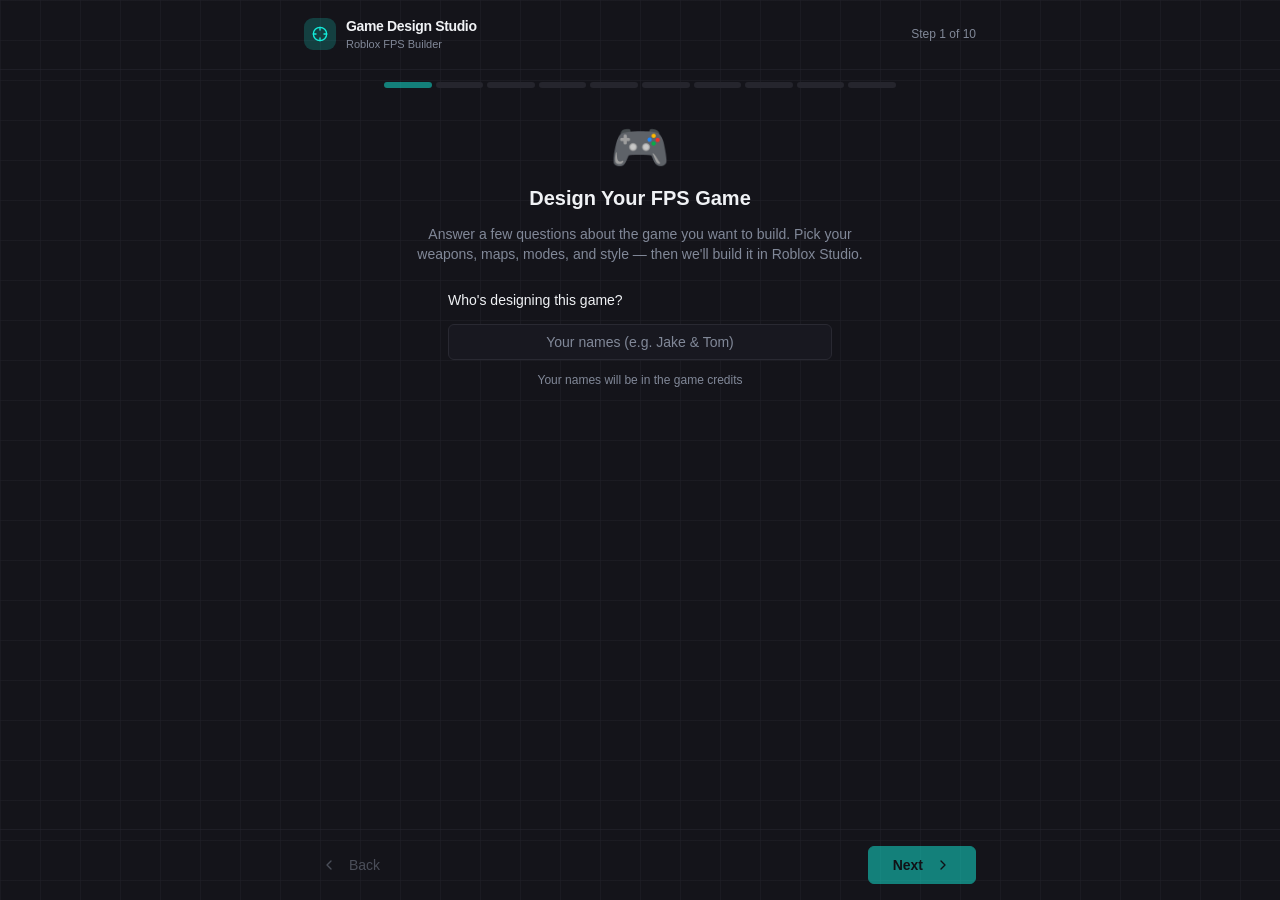
<file: index.html>
<!DOCTYPE html>
<html lang="en" class="dark">
  <head>
    <meta charset="UTF-8" />
    <meta name="viewport" content="width=device-width, initial-scale=1.0, maximum-scale=1" />
    <title>Game Design Studio - Roblox FPS Builder</title>
    <meta name="description" content="Design your own FPS game for Roblox. Pick weapons, maps, modes, and more." />
    <link rel="icon" type="image/png" href="/favicon.png" />
    <link href="https://api.fontshare.com/v2/css?f[]=general-sans@400,500,600,700&display=swap" rel="stylesheet">
    <script type="module" crossorigin src="./assets/index-BJ2dttR3.js"></script>
    <link rel="stylesheet" crossorigin href="./assets/index-B70kSpkc.css">
  </head>
  <body>
    <div id="root"></div>
  </body>
</html>
</file>
<file: assets/index-B70kSpkc.css>
*,:before,:after{--tw-border-spacing-x: 0;--tw-border-spacing-y: 0;--tw-translate-x: 0;--tw-translate-y: 0;--tw-rotate: 0;--tw-skew-x: 0;--tw-skew-y: 0;--tw-scale-x: 1;--tw-scale-y: 1;--tw-pan-x: ;--tw-pan-y: ;--tw-pinch-zoom: ;--tw-scroll-snap-strictness: proximity;--tw-gradient-from-position: ;--tw-gradient-via-position: ;--tw-gradient-to-position: ;--tw-ordinal: ;--tw-slashed-zero: ;--tw-numeric-figure: ;--tw-numeric-spacing: ;--tw-numeric-fraction: ;--tw-ring-inset: ;--tw-ring-offset-width: 0px;--tw-ring-offset-color: #fff;--tw-ring-color: rgb(59 130 246 / .5);--tw-ring-offset-shadow: 0 0 #0000;--tw-ring-shadow: 0 0 #0000;--tw-shadow: 0 0 #0000;--tw-shadow-colored: 0 0 #0000;--tw-blur: ;--tw-brightness: ;--tw-contrast: ;--tw-grayscale: ;--tw-hue-rotate: ;--tw-invert: ;--tw-saturate: ;--tw-sepia: ;--tw-drop-shadow: ;--tw-backdrop-blur: ;--tw-backdrop-brightness: ;--tw-backdrop-contrast: ;--tw-backdrop-grayscale: ;--tw-backdrop-hue-rotate: ;--tw-backdrop-invert: ;--tw-backdrop-opacity: ;--tw-backdrop-saturate: ;--tw-backdrop-sepia: ;--tw-contain-size: ;--tw-contain-layout: ;--tw-contain-paint: ;--tw-contain-style: }::backdrop{--tw-border-spacing-x: 0;--tw-border-spacing-y: 0;--tw-translate-x: 0;--tw-translate-y: 0;--tw-rotate: 0;--tw-skew-x: 0;--tw-skew-y: 0;--tw-scale-x: 1;--tw-scale-y: 1;--tw-pan-x: ;--tw-pan-y: ;--tw-pinch-zoom: ;--tw-scroll-snap-strictness: proximity;--tw-gradient-from-position: ;--tw-gradient-via-position: ;--tw-gradient-to-position: ;--tw-ordinal: ;--tw-slashed-zero: ;--tw-numeric-figure: ;--tw-numeric-spacing: ;--tw-numeric-fraction: ;--tw-ring-inset: ;--tw-ring-offset-width: 0px;--tw-ring-offset-color: #fff;--tw-ring-color: rgb(59 130 246 / .5);--tw-ring-offset-shadow: 0 0 #0000;--tw-ring-shadow: 0 0 #0000;--tw-shadow: 0 0 #0000;--tw-shadow-colored: 0 0 #0000;--tw-blur: ;--tw-brightness: ;--tw-contrast: ;--tw-grayscale: ;--tw-hue-rotate: ;--tw-invert: ;--tw-saturate: ;--tw-sepia: ;--tw-drop-shadow: ;--tw-backdrop-blur: ;--tw-backdrop-brightness: ;--tw-backdrop-contrast: ;--tw-backdrop-grayscale: ;--tw-backdrop-hue-rotate: ;--tw-backdrop-invert: ;--tw-backdrop-opacity: ;--tw-backdrop-saturate: ;--tw-backdrop-sepia: ;--tw-contain-size: ;--tw-contain-layout: ;--tw-contain-paint: ;--tw-contain-style: }*,:before,:after{box-sizing:border-box;border-width:0;border-style:solid;border-color:#e5e7eb}:before,:after{--tw-content: ""}html,:host{line-height:1.5;-webkit-text-size-adjust:100%;-moz-tab-size:4;-o-tab-size:4;tab-size:4;font-family:var(--font-sans);font-feature-settings:normal;font-variation-settings:normal;-webkit-tap-highlight-color:transparent}body{margin:0;line-height:inherit}hr{height:0;color:inherit;border-top-width:1px}abbr:where([title]){-webkit-text-decoration:underline dotted;text-decoration:underline dotted}h1,h2,h3,h4,h5,h6{font-size:inherit;font-weight:inherit}a{color:inherit;text-decoration:inherit}b,strong{font-weight:bolder}code,kbd,samp,pre{font-family:var(--font-mono);font-feature-settings:normal;font-variation-settings:normal;font-size:1em}small{font-size:80%}sub,sup{font-size:75%;line-height:0;position:relative;vertical-align:baseline}sub{bottom:-.25em}sup{top:-.5em}table{text-indent:0;border-color:inherit;border-collapse:collapse}button,input,optgroup,select,textarea{font-family:inherit;font-feature-settings:inherit;font-variation-settings:inherit;font-size:100%;font-weight:inherit;line-height:inherit;letter-spacing:inherit;color:inherit;margin:0;padding:0}button,select{text-transform:none}button,input:where([type=button]),input:where([type=reset]),input:where([type=submit]){-webkit-appearance:button;background-color:transparent;background-image:none}:-moz-focusring{outline:auto}:-moz-ui-invalid{box-shadow:none}progress{vertical-align:baseline}::-webkit-inner-spin-button,::-webkit-outer-spin-button{height:auto}[type=search]{-webkit-appearance:textfield;outline-offset:-2px}::-webkit-search-decoration{-webkit-appearance:none}::-webkit-file-upload-button{-webkit-appearance:button;font:inherit}summary{display:list-item}blockquote,dl,dd,h1,h2,h3,h4,h5,h6,hr,figure,p,pre{margin:0}fieldset{margin:0;padding:0}legend{padding:0}ol,ul,menu{list-style:none;margin:0;padding:0}dialog{padding:0}textarea{resize:vertical}input::-moz-placeholder,textarea::-moz-placeholder{opacity:1;color:#9ca3af}input::placeholder,textarea::placeholder{opacity:1;color:#9ca3af}button,[role=button]{cursor:pointer}:disabled{cursor:default}img,svg,video,canvas,audio,iframe,embed,object{display:block;vertical-align:middle}img,video{max-width:100%;height:auto}[hidden]:where(:not([hidden=until-found])){display:none}*{--tw-border-opacity: 1;border-color:hsl(var(--border) / var(--tw-border-opacity, 1))}body{--tw-bg-opacity: 1;background-color:hsl(var(--background) / var(--tw-bg-opacity, 1));font-family:var(--font-sans);--tw-text-opacity: 1;color:hsl(var(--foreground) / var(--tw-text-opacity, 1));-webkit-font-smoothing:antialiased;-moz-osx-font-smoothing:grayscale}.sr-only{position:absolute;width:1px;height:1px;padding:0;margin:-1px;overflow:hidden;clip:rect(0,0,0,0);white-space:nowrap;border-width:0}.pointer-events-none{pointer-events:none}.pointer-events-auto{pointer-events:auto}.visible{visibility:visible}.invisible{visibility:hidden}.fixed{position:fixed}.absolute{position:absolute}.relative{position:relative}.inset-0{inset:0}.inset-x-0{left:0;right:0}.inset-y-0{top:0;bottom:0}.-bottom-12{bottom:-3rem}.-left-12{left:-3rem}.-right-12{right:-3rem}.-top-12{top:-3rem}.bottom-0{bottom:0}.left-0{left:0}.left-1{left:.25rem}.left-1\/2{left:50%}.left-2{left:.5rem}.left-\[50\%\]{left:50%}.right-0{right:0}.right-1{right:.25rem}.right-2{right:.5rem}.right-3{right:.75rem}.right-4{right:1rem}.top-0{top:0}.top-1\.5{top:.375rem}.top-1\/2{top:50%}.top-2{top:.5rem}.top-3\.5{top:.875rem}.top-4{top:1rem}.top-\[1px\]{top:1px}.top-\[50\%\]{top:50%}.top-\[60\%\]{top:60%}.top-full{top:100%}.z-10{z-index:10}.z-20{z-index:20}.z-50{z-index:50}.z-\[100\]{z-index:100}.z-\[1\]{z-index:1}.-mx-1{margin-left:-.25rem;margin-right:-.25rem}.mx-2{margin-left:.5rem;margin-right:.5rem}.mx-3\.5{margin-left:.875rem;margin-right:.875rem}.mx-4{margin-left:1rem;margin-right:1rem}.mx-auto{margin-left:auto;margin-right:auto}.my-0\.5{margin-top:.125rem;margin-bottom:.125rem}.my-1{margin-top:.25rem;margin-bottom:.25rem}.-ml-4{margin-left:-1rem}.-mt-4{margin-top:-1rem}.mb-1{margin-bottom:.25rem}.mb-2{margin-bottom:.5rem}.mb-4{margin-bottom:1rem}.ml-1{margin-left:.25rem}.ml-auto{margin-left:auto}.mr-1{margin-right:.25rem}.mr-2{margin-right:.5rem}.mt-0\.5{margin-top:.125rem}.mt-1{margin-top:.25rem}.mt-1\.5{margin-top:.375rem}.mt-2{margin-top:.5rem}.mt-24{margin-top:6rem}.mt-3{margin-top:.75rem}.mt-4{margin-top:1rem}.mt-8{margin-top:2rem}.mt-auto{margin-top:auto}.block{display:block}.flex{display:flex}.inline-flex{display:inline-flex}.table{display:table}.grid{display:grid}.hidden{display:none}.aspect-square{aspect-ratio:1 / 1}.aspect-video{aspect-ratio:16 / 9}.size-4{width:1rem;height:1rem}.h-1\.5{height:.375rem}.h-10{height:2.5rem}.h-11{height:2.75rem}.h-12{height:3rem}.h-2{height:.5rem}.h-2\.5{height:.625rem}.h-3{height:.75rem}.h-3\.5{height:.875rem}.h-4{height:1rem}.h-5{height:1.25rem}.h-6{height:1.5rem}.h-7{height:1.75rem}.h-8{height:2rem}.h-9{height:2.25rem}.h-\[1px\]{height:1px}.h-\[var\(--radix-navigation-menu-viewport-height\)\]{height:var(--radix-navigation-menu-viewport-height)}.h-\[var\(--radix-select-trigger-height\)\]{height:var(--radix-select-trigger-height)}.h-auto{height:auto}.h-full{height:100%}.h-px{height:1px}.h-svh{height:100svh}.max-h-\[--radix-context-menu-content-available-height\]{max-height:var(--radix-context-menu-content-available-height)}.max-h-\[--radix-select-content-available-height\]{max-height:var(--radix-select-content-available-height)}.max-h-\[300px\]{max-height:300px}.max-h-\[var\(--radix-dropdown-menu-content-available-height\)\]{max-height:var(--radix-dropdown-menu-content-available-height)}.max-h-screen{max-height:100vh}.min-h-0{min-height:0px}.min-h-10{min-height:2.5rem}.min-h-8{min-height:2rem}.min-h-9{min-height:2.25rem}.min-h-\[80px\]{min-height:80px}.min-h-screen{min-height:100vh}.min-h-svh{min-height:100svh}.w-0{width:0px}.w-1{width:.25rem}.w-10{width:2.5rem}.w-11{width:2.75rem}.w-2{width:.5rem}.w-2\.5{width:.625rem}.w-3{width:.75rem}.w-3\.5{width:.875rem}.w-3\/4{width:75%}.w-4{width:1rem}.w-5{width:1.25rem}.w-6{width:1.5rem}.w-64{width:16rem}.w-7{width:1.75rem}.w-72{width:18rem}.w-8{width:2rem}.w-9{width:2.25rem}.w-\[100px\]{width:100px}.w-\[1px\]{width:1px}.w-\[var\(--sidebar-width\)\]{width:var(--sidebar-width)}.w-auto{width:auto}.w-full{width:100%}.w-max{width:-moz-max-content;width:max-content}.w-px{width:1px}.min-w-0{min-width:0px}.min-w-10{min-width:2.5rem}.min-w-11{min-width:2.75rem}.min-w-5{min-width:1.25rem}.min-w-9{min-width:2.25rem}.min-w-\[12rem\]{min-width:12rem}.min-w-\[8rem\]{min-width:8rem}.min-w-\[var\(--radix-select-trigger-width\)\]{min-width:var(--radix-select-trigger-width)}.max-w-2xl{max-width:42rem}.max-w-\[var\(--skeleton-width\)\]{max-width:var(--skeleton-width)}.max-w-lg{max-width:32rem}.max-w-max{max-width:-moz-max-content;max-width:max-content}.max-w-md{max-width:28rem}.max-w-sm{max-width:24rem}.flex-1{flex:1 1 0%}.flex-shrink-0{flex-shrink:0}.shrink{flex-shrink:1}.shrink-0{flex-shrink:0}.grow{flex-grow:1}.grow-0{flex-grow:0}.basis-full{flex-basis:100%}.caption-bottom{caption-side:bottom}.border-collapse{border-collapse:collapse}.origin-\[--radix-context-menu-content-transform-origin\]{transform-origin:var(--radix-context-menu-content-transform-origin)}.origin-\[--radix-dropdown-menu-content-transform-origin\]{transform-origin:var(--radix-dropdown-menu-content-transform-origin)}.origin-\[--radix-hover-card-content-transform-origin\]{transform-origin:var(--radix-hover-card-content-transform-origin)}.origin-\[--radix-menubar-content-transform-origin\]{transform-origin:var(--radix-menubar-content-transform-origin)}.origin-\[--radix-popover-content-transform-origin\]{transform-origin:var(--radix-popover-content-transform-origin)}.origin-\[--radix-select-content-transform-origin\]{transform-origin:var(--radix-select-content-transform-origin)}.origin-\[--radix-tooltip-content-transform-origin\]{transform-origin:var(--radix-tooltip-content-transform-origin)}.-translate-x-1\/2{--tw-translate-x: -50%;transform:translate(var(--tw-translate-x),var(--tw-translate-y)) rotate(var(--tw-rotate)) skew(var(--tw-skew-x)) skewY(var(--tw-skew-y)) scaleX(var(--tw-scale-x)) scaleY(var(--tw-scale-y))}.-translate-x-px{--tw-translate-x: -1px;transform:translate(var(--tw-translate-x),var(--tw-translate-y)) rotate(var(--tw-rotate)) skew(var(--tw-skew-x)) skewY(var(--tw-skew-y)) scaleX(var(--tw-scale-x)) scaleY(var(--tw-scale-y))}.-translate-y-1\/2{--tw-translate-y: -50%;transform:translate(var(--tw-translate-x),var(--tw-translate-y)) rotate(var(--tw-rotate)) skew(var(--tw-skew-x)) skewY(var(--tw-skew-y)) scaleX(var(--tw-scale-x)) scaleY(var(--tw-scale-y))}.translate-x-\[-50\%\]{--tw-translate-x: -50%;transform:translate(var(--tw-translate-x),var(--tw-translate-y)) rotate(var(--tw-rotate)) skew(var(--tw-skew-x)) skewY(var(--tw-skew-y)) scaleX(var(--tw-scale-x)) scaleY(var(--tw-scale-y))}.translate-x-px{--tw-translate-x: 1px;transform:translate(var(--tw-translate-x),var(--tw-translate-y)) rotate(var(--tw-rotate)) skew(var(--tw-skew-x)) skewY(var(--tw-skew-y)) scaleX(var(--tw-scale-x)) scaleY(var(--tw-scale-y))}.translate-y-\[-50\%\]{--tw-translate-y: -50%;transform:translate(var(--tw-translate-x),var(--tw-translate-y)) rotate(var(--tw-rotate)) skew(var(--tw-skew-x)) skewY(var(--tw-skew-y)) scaleX(var(--tw-scale-x)) scaleY(var(--tw-scale-y))}.rotate-45{--tw-rotate: 45deg;transform:translate(var(--tw-translate-x),var(--tw-translate-y)) rotate(var(--tw-rotate)) skew(var(--tw-skew-x)) skewY(var(--tw-skew-y)) scaleX(var(--tw-scale-x)) scaleY(var(--tw-scale-y))}.rotate-90{--tw-rotate: 90deg;transform:translate(var(--tw-translate-x),var(--tw-translate-y)) rotate(var(--tw-rotate)) skew(var(--tw-skew-x)) skewY(var(--tw-skew-y)) scaleX(var(--tw-scale-x)) scaleY(var(--tw-scale-y))}.transform{transform:translate(var(--tw-translate-x),var(--tw-translate-y)) rotate(var(--tw-rotate)) skew(var(--tw-skew-x)) skewY(var(--tw-skew-y)) scaleX(var(--tw-scale-x)) scaleY(var(--tw-scale-y))}@keyframes bounce{0%,to{transform:translateY(-25%);animation-timing-function:cubic-bezier(.8,0,1,1)}50%{transform:none;animation-timing-function:cubic-bezier(0,0,.2,1)}}.animate-bounce{animation:bounce 1s infinite}@keyframes pulse{50%{opacity:.5}}.animate-pulse{animation:pulse 2s cubic-bezier(.4,0,.6,1) infinite}@keyframes spin{to{transform:rotate(360deg)}}.animate-spin{animation:spin 1s linear infinite}.cursor-default{cursor:default}.cursor-pointer{cursor:pointer}.touch-none{touch-action:none}.select-none{-webkit-user-select:none;-moz-user-select:none;user-select:none}.list-none{list-style-type:none}.grid-cols-1{grid-template-columns:repeat(1,minmax(0,1fr))}.grid-cols-2{grid-template-columns:repeat(2,minmax(0,1fr))}.flex-row{flex-direction:row}.flex-col{flex-direction:column}.flex-col-reverse{flex-direction:column-reverse}.flex-wrap{flex-wrap:wrap}.items-start{align-items:flex-start}.items-end{align-items:flex-end}.items-center{align-items:center}.items-stretch{align-items:stretch}.justify-center{justify-content:center}.justify-between{justify-content:space-between}.gap-1{gap:.25rem}.gap-1\.5{gap:.375rem}.gap-2{gap:.5rem}.gap-2\.5{gap:.625rem}.gap-3{gap:.75rem}.gap-4{gap:1rem}.space-x-1>:not([hidden])~:not([hidden]){--tw-space-x-reverse: 0;margin-right:calc(.25rem * var(--tw-space-x-reverse));margin-left:calc(.25rem * calc(1 - var(--tw-space-x-reverse)))}.space-x-4>:not([hidden])~:not([hidden]){--tw-space-x-reverse: 0;margin-right:calc(1rem * var(--tw-space-x-reverse));margin-left:calc(1rem * calc(1 - var(--tw-space-x-reverse)))}.space-y-1>:not([hidden])~:not([hidden]){--tw-space-y-reverse: 0;margin-top:calc(.25rem * calc(1 - var(--tw-space-y-reverse)));margin-bottom:calc(.25rem * var(--tw-space-y-reverse))}.space-y-1\.5>:not([hidden])~:not([hidden]){--tw-space-y-reverse: 0;margin-top:calc(.375rem * calc(1 - var(--tw-space-y-reverse)));margin-bottom:calc(.375rem * var(--tw-space-y-reverse))}.space-y-2>:not([hidden])~:not([hidden]){--tw-space-y-reverse: 0;margin-top:calc(.5rem * calc(1 - var(--tw-space-y-reverse)));margin-bottom:calc(.5rem * var(--tw-space-y-reverse))}.space-y-3>:not([hidden])~:not([hidden]){--tw-space-y-reverse: 0;margin-top:calc(.75rem * calc(1 - var(--tw-space-y-reverse)));margin-bottom:calc(.75rem * var(--tw-space-y-reverse))}.space-y-4>:not([hidden])~:not([hidden]){--tw-space-y-reverse: 0;margin-top:calc(1rem * calc(1 - var(--tw-space-y-reverse)));margin-bottom:calc(1rem * var(--tw-space-y-reverse))}.space-y-5>:not([hidden])~:not([hidden]){--tw-space-y-reverse: 0;margin-top:calc(1.25rem * calc(1 - var(--tw-space-y-reverse)));margin-bottom:calc(1.25rem * var(--tw-space-y-reverse))}.space-y-6>:not([hidden])~:not([hidden]){--tw-space-y-reverse: 0;margin-top:calc(1.5rem * calc(1 - var(--tw-space-y-reverse)));margin-bottom:calc(1.5rem * var(--tw-space-y-reverse))}.overflow-auto{overflow:auto}.overflow-hidden{overflow:hidden}.overflow-y-auto{overflow-y:auto}.overflow-x-hidden{overflow-x:hidden}.whitespace-nowrap{white-space:nowrap}.break-words{overflow-wrap:break-word}.rounded-\[2px\]{border-radius:2px}.rounded-\[inherit\]{border-radius:inherit}.rounded-full{border-radius:9999px}.rounded-lg{border-radius:.5625rem}.rounded-md{border-radius:.375rem}.rounded-sm{border-radius:.1875rem}.rounded-xl{border-radius:.75rem}.rounded-t-\[10px\]{border-top-left-radius:10px;border-top-right-radius:10px}.rounded-tl-sm{border-top-left-radius:.1875rem}.border{border-width:1px}.border-2{border-width:2px}.border-\[1\.5px\]{border-width:1.5px}.border-y{border-top-width:1px;border-bottom-width:1px}.border-b{border-bottom-width:1px}.border-l{border-left-width:1px}.border-r{border-right-width:1px}.border-t{border-top-width:1px}.border-dashed{border-style:dashed}.border-\[--color-border\]{border-color:var(--color-border)}.border-border{--tw-border-opacity: 1;border-color:hsl(var(--border) / var(--tw-border-opacity, 1))}.border-border\/50{border-color:hsl(var(--border) / .5)}.border-card-border{--tw-border-opacity: 1;border-color:hsl(var(--card-border) / var(--tw-border-opacity, 1))}.border-destructive{--tw-border-opacity: 1;border-color:hsl(var(--destructive) / var(--tw-border-opacity, 1))}.border-destructive-border{border-color:var(--destructive-border)}.border-destructive\/50{border-color:hsl(var(--destructive) / .5)}.border-input{--tw-border-opacity: 1;border-color:hsl(var(--input) / var(--tw-border-opacity, 1))}.border-muted-foreground\/30{border-color:hsl(var(--muted-foreground) / .3)}.border-primary{--tw-border-opacity: 1;border-color:hsl(var(--primary) / var(--tw-border-opacity, 1))}.border-primary-border{border-color:var(--primary-border)}.border-primary\/30{border-color:hsl(var(--primary) / .3)}.border-secondary-border{border-color:var(--secondary-border)}.border-sidebar-border{--tw-border-opacity: 1;border-color:hsl(var(--sidebar-border) / var(--tw-border-opacity, 1))}.border-transparent{border-color:transparent}.border-l-transparent{border-left-color:transparent}.border-t-transparent{border-top-color:transparent}.bg-\[--color-bg\]{background-color:var(--color-bg)}.bg-accent{--tw-bg-opacity: 1;background-color:hsl(var(--accent) / var(--tw-bg-opacity, 1))}.bg-background{--tw-bg-opacity: 1;background-color:hsl(var(--background) / var(--tw-bg-opacity, 1))}.bg-black\/80{background-color:#000c}.bg-border{--tw-bg-opacity: 1;background-color:hsl(var(--border) / var(--tw-bg-opacity, 1))}.bg-card{--tw-bg-opacity: 1;background-color:hsl(var(--card) / var(--tw-bg-opacity, 1))}.bg-destructive{--tw-bg-opacity: 1;background-color:hsl(var(--destructive) / var(--tw-bg-opacity, 1))}.bg-foreground{--tw-bg-opacity: 1;background-color:hsl(var(--foreground) / var(--tw-bg-opacity, 1))}.bg-gray-50{--tw-bg-opacity: 1;background-color:rgb(249 250 251 / var(--tw-bg-opacity, 1))}.bg-muted{--tw-bg-opacity: 1;background-color:hsl(var(--muted) / var(--tw-bg-opacity, 1))}.bg-muted\/50{background-color:hsl(var(--muted) / .5)}.bg-popover{--tw-bg-opacity: 1;background-color:hsl(var(--popover) / var(--tw-bg-opacity, 1))}.bg-primary{--tw-bg-opacity: 1;background-color:hsl(var(--primary) / var(--tw-bg-opacity, 1))}.bg-primary\/10{background-color:hsl(var(--primary) / .1)}.bg-primary\/15{background-color:hsl(var(--primary) / .15)}.bg-primary\/20{background-color:hsl(var(--primary) / .2)}.bg-primary\/50{background-color:hsl(var(--primary) / .5)}.bg-secondary{--tw-bg-opacity: 1;background-color:hsl(var(--secondary) / var(--tw-bg-opacity, 1))}.bg-sidebar{--tw-bg-opacity: 1;background-color:hsl(var(--sidebar) / var(--tw-bg-opacity, 1))}.bg-sidebar-border{--tw-bg-opacity: 1;background-color:hsl(var(--sidebar-border) / var(--tw-bg-opacity, 1))}.bg-transparent{background-color:transparent}.fill-current{fill:currentColor}.p-0{padding:0}.p-1{padding:.25rem}.p-2{padding:.5rem}.p-3{padding:.75rem}.p-4{padding:1rem}.p-5{padding:1.25rem}.p-6{padding:1.5rem}.p-\[1px\]{padding:1px}.px-1{padding-left:.25rem;padding-right:.25rem}.px-1\.5{padding-left:.375rem;padding-right:.375rem}.px-2{padding-left:.5rem;padding-right:.5rem}.px-2\.5{padding-left:.625rem;padding-right:.625rem}.px-3{padding-left:.75rem;padding-right:.75rem}.px-4{padding-left:1rem;padding-right:1rem}.px-5{padding-left:1.25rem;padding-right:1.25rem}.px-6{padding-left:1.5rem;padding-right:1.5rem}.px-8{padding-left:2rem;padding-right:2rem}.py-0{padding-top:0;padding-bottom:0}.py-0\.5{padding-top:.125rem;padding-bottom:.125rem}.py-1{padding-top:.25rem;padding-bottom:.25rem}.py-1\.5{padding-top:.375rem;padding-bottom:.375rem}.py-2{padding-top:.5rem;padding-bottom:.5rem}.py-3{padding-top:.75rem;padding-bottom:.75rem}.py-4{padding-top:1rem;padding-bottom:1rem}.py-6{padding-top:1.5rem;padding-bottom:1.5rem}.pb-3{padding-bottom:.75rem}.pb-4{padding-bottom:1rem}.pl-2\.5{padding-left:.625rem}.pl-4{padding-left:1rem}.pl-8{padding-left:2rem}.pr-2{padding-right:.5rem}.pr-2\.5{padding-right:.625rem}.pr-8{padding-right:2rem}.pt-0{padding-top:0}.pt-1{padding-top:.25rem}.pt-2{padding-top:.5rem}.pt-3{padding-top:.75rem}.pt-4{padding-top:1rem}.pt-6{padding-top:1.5rem}.text-left{text-align:left}.text-center{text-align:center}.align-middle{vertical-align:middle}.font-mono{font-family:var(--font-mono)}.text-2xl{font-size:1.5rem;line-height:2rem}.text-4xl{font-size:2.25rem;line-height:2.5rem}.text-5xl{font-size:3rem;line-height:1}.text-6xl{font-size:3.75rem;line-height:1}.text-\[0\.8rem\]{font-size:.8rem}.text-\[10px\]{font-size:10px}.text-\[11px\]{font-size:11px}.text-base{font-size:1rem;line-height:1.5rem}.text-lg{font-size:1.125rem;line-height:1.75rem}.text-sm{font-size:.875rem;line-height:1.25rem}.text-xl{font-size:1.25rem;line-height:1.75rem}.text-xs{font-size:.75rem;line-height:1rem}.font-bold{font-weight:700}.font-medium{font-weight:500}.font-normal{font-weight:400}.font-semibold{font-weight:600}.uppercase{text-transform:uppercase}.italic{font-style:italic}.tabular-nums{--tw-numeric-spacing: tabular-nums;font-variant-numeric:var(--tw-ordinal) var(--tw-slashed-zero) var(--tw-numeric-figure) var(--tw-numeric-spacing) var(--tw-numeric-fraction)}.leading-none{line-height:1}.leading-relaxed{line-height:1.625}.tracking-tight{letter-spacing:-.025em}.tracking-wider{letter-spacing:.05em}.tracking-widest{letter-spacing:.1em}.text-accent-foreground{--tw-text-opacity: 1;color:hsl(var(--accent-foreground) / var(--tw-text-opacity, 1))}.text-card-foreground{--tw-text-opacity: 1;color:hsl(var(--card-foreground) / var(--tw-text-opacity, 1))}.text-current{color:currentColor}.text-destructive{--tw-text-opacity: 1;color:hsl(var(--destructive) / var(--tw-text-opacity, 1))}.text-destructive-foreground{--tw-text-opacity: 1;color:hsl(var(--destructive-foreground) / var(--tw-text-opacity, 1))}.text-foreground{--tw-text-opacity: 1;color:hsl(var(--foreground) / var(--tw-text-opacity, 1))}.text-foreground\/50{color:hsl(var(--foreground) / .5)}.text-gray-600{--tw-text-opacity: 1;color:rgb(75 85 99 / var(--tw-text-opacity, 1))}.text-gray-900{--tw-text-opacity: 1;color:rgb(17 24 39 / var(--tw-text-opacity, 1))}.text-green-400{--tw-text-opacity: 1;color:rgb(74 222 128 / var(--tw-text-opacity, 1))}.text-muted-foreground{--tw-text-opacity: 1;color:hsl(var(--muted-foreground) / var(--tw-text-opacity, 1))}.text-popover-foreground{--tw-text-opacity: 1;color:hsl(var(--popover-foreground) / var(--tw-text-opacity, 1))}.text-primary{--tw-text-opacity: 1;color:hsl(var(--primary) / var(--tw-text-opacity, 1))}.text-primary-foreground{--tw-text-opacity: 1;color:hsl(var(--primary-foreground) / var(--tw-text-opacity, 1))}.text-red-500{--tw-text-opacity: 1;color:rgb(239 68 68 / var(--tw-text-opacity, 1))}.text-secondary-foreground{--tw-text-opacity: 1;color:hsl(var(--secondary-foreground) / var(--tw-text-opacity, 1))}.text-sidebar-foreground{--tw-text-opacity: 1;color:hsl(var(--sidebar-foreground) / var(--tw-text-opacity, 1))}.text-sidebar-foreground\/70{color:hsl(var(--sidebar-foreground) / .7)}.opacity-0{opacity:0}.opacity-50{opacity:.5}.opacity-60{opacity:.6}.opacity-70{opacity:.7}.opacity-90{opacity:.9}.shadow-\[0_0_0_1px_hsl\(var\(--sidebar-border\)\)\]{--tw-shadow: 0 0 0 1px hsl(var(--sidebar-border));--tw-shadow-colored: 0 0 0 1px var(--tw-shadow-color);box-shadow:var(--tw-ring-offset-shadow, 0 0 #0000),var(--tw-ring-shadow, 0 0 #0000),var(--tw-shadow)}.shadow-lg{--tw-shadow: 0 10px 15px -3px rgb(0 0 0 / .1), 0 4px 6px -4px rgb(0 0 0 / .1);--tw-shadow-colored: 0 10px 15px -3px var(--tw-shadow-color), 0 4px 6px -4px var(--tw-shadow-color);box-shadow:var(--tw-ring-offset-shadow, 0 0 #0000),var(--tw-ring-shadow, 0 0 #0000),var(--tw-shadow)}.shadow-md{--tw-shadow: 0 4px 6px -1px rgb(0 0 0 / .1), 0 2px 4px -2px rgb(0 0 0 / .1);--tw-shadow-colored: 0 4px 6px -1px var(--tw-shadow-color), 0 2px 4px -2px var(--tw-shadow-color);box-shadow:var(--tw-ring-offset-shadow, 0 0 #0000),var(--tw-ring-shadow, 0 0 #0000),var(--tw-shadow)}.shadow-none{--tw-shadow: 0 0 #0000;--tw-shadow-colored: 0 0 #0000;box-shadow:var(--tw-ring-offset-shadow, 0 0 #0000),var(--tw-ring-shadow, 0 0 #0000),var(--tw-shadow)}.shadow-sm{--tw-shadow: 0 1px 2px 0 rgb(0 0 0 / .05);--tw-shadow-colored: 0 1px 2px 0 var(--tw-shadow-color);box-shadow:var(--tw-ring-offset-shadow, 0 0 #0000),var(--tw-ring-shadow, 0 0 #0000),var(--tw-shadow)}.shadow-xl{--tw-shadow: 0 20px 25px -5px rgb(0 0 0 / .1), 0 8px 10px -6px rgb(0 0 0 / .1);--tw-shadow-colored: 0 20px 25px -5px var(--tw-shadow-color), 0 8px 10px -6px var(--tw-shadow-color);box-shadow:var(--tw-ring-offset-shadow, 0 0 #0000),var(--tw-ring-shadow, 0 0 #0000),var(--tw-shadow)}.outline-none{outline:2px solid transparent;outline-offset:2px}.outline{outline-style:solid}.outline-2{outline-width:2px}.outline-offset-2{outline-offset:2px}.outline-transparent{outline-color:transparent}.ring-0{--tw-ring-offset-shadow: var(--tw-ring-inset) 0 0 0 var(--tw-ring-offset-width) var(--tw-ring-offset-color);--tw-ring-shadow: var(--tw-ring-inset) 0 0 0 calc(0px + var(--tw-ring-offset-width)) var(--tw-ring-color);box-shadow:var(--tw-ring-offset-shadow),var(--tw-ring-shadow),var(--tw-shadow, 0 0 #0000)}.ring-2{--tw-ring-offset-shadow: var(--tw-ring-inset) 0 0 0 var(--tw-ring-offset-width) var(--tw-ring-offset-color);--tw-ring-shadow: var(--tw-ring-inset) 0 0 0 calc(2px + var(--tw-ring-offset-width)) var(--tw-ring-color);box-shadow:var(--tw-ring-offset-shadow),var(--tw-ring-shadow),var(--tw-shadow, 0 0 #0000)}.ring-ring{--tw-ring-opacity: 1;--tw-ring-color: hsl(var(--ring) / var(--tw-ring-opacity, 1))}.ring-sidebar-ring{--tw-ring-opacity: 1;--tw-ring-color: hsl(var(--sidebar-ring) / var(--tw-ring-opacity, 1))}.ring-offset-background{--tw-ring-offset-color: hsl(var(--background) / 1)}.filter{filter:var(--tw-blur) var(--tw-brightness) var(--tw-contrast) var(--tw-grayscale) var(--tw-hue-rotate) var(--tw-invert) var(--tw-saturate) var(--tw-sepia) var(--tw-drop-shadow)}.transition{transition-property:color,background-color,border-color,text-decoration-color,fill,stroke,opacity,box-shadow,transform,filter,backdrop-filter;transition-timing-function:cubic-bezier(.4,0,.2,1);transition-duration:.15s}.transition-\[left\,right\,width\]{transition-property:left,right,width;transition-timing-function:cubic-bezier(.4,0,.2,1);transition-duration:.15s}.transition-\[margin\,opacity\]{transition-property:margin,opacity;transition-timing-function:cubic-bezier(.4,0,.2,1);transition-duration:.15s}.transition-\[width\,height\,padding\]{transition-property:width,height,padding;transition-timing-function:cubic-bezier(.4,0,.2,1);transition-duration:.15s}.transition-\[width\]{transition-property:width;transition-timing-function:cubic-bezier(.4,0,.2,1);transition-duration:.15s}.transition-all{transition-property:all;transition-timing-function:cubic-bezier(.4,0,.2,1);transition-duration:.15s}.transition-colors{transition-property:color,background-color,border-color,text-decoration-color,fill,stroke;transition-timing-function:cubic-bezier(.4,0,.2,1);transition-duration:.15s}.transition-opacity{transition-property:opacity;transition-timing-function:cubic-bezier(.4,0,.2,1);transition-duration:.15s}.transition-transform{transition-property:transform;transition-timing-function:cubic-bezier(.4,0,.2,1);transition-duration:.15s}.duration-1000{transition-duration:1s}.duration-200{transition-duration:.2s}.duration-300{transition-duration:.3s}.ease-in-out{transition-timing-function:cubic-bezier(.4,0,.2,1)}.ease-linear{transition-timing-function:linear}@keyframes enter{0%{opacity:var(--tw-enter-opacity, 1);transform:translate3d(var(--tw-enter-translate-x, 0),var(--tw-enter-translate-y, 0),0) scale3d(var(--tw-enter-scale, 1),var(--tw-enter-scale, 1),var(--tw-enter-scale, 1)) rotate(var(--tw-enter-rotate, 0))}}@keyframes exit{to{opacity:var(--tw-exit-opacity, 1);transform:translate3d(var(--tw-exit-translate-x, 0),var(--tw-exit-translate-y, 0),0) scale3d(var(--tw-exit-scale, 1),var(--tw-exit-scale, 1),var(--tw-exit-scale, 1)) rotate(var(--tw-exit-rotate, 0))}}.animate-in{animation-name:enter;animation-duration:.15s;--tw-enter-opacity: initial;--tw-enter-scale: initial;--tw-enter-rotate: initial;--tw-enter-translate-x: initial;--tw-enter-translate-y: initial}.fade-in-0{--tw-enter-opacity: 0}.fade-in-80{--tw-enter-opacity: .8}.zoom-in-95{--tw-enter-scale: .95}.duration-1000{animation-duration:1s}.duration-200{animation-duration:.2s}.duration-300{animation-duration:.3s}.ease-in-out{animation-timing-function:cubic-bezier(.4,0,.2,1)}.ease-linear{animation-timing-function:linear}input[type=search]::-webkit-search-cancel-button{display:none}[contenteditable][data-placeholder]:empty:before{content:attr(data-placeholder);color:hsl(var(--muted-foreground));pointer-events:none}.border.toggle-elevate:before{inset:-1px}.hover-elevate:not(.no-default-hover-elevate),.active-elevate:not(.no-default-active-elevate),.hover-elevate-2:not(.no-default-hover-elevate),.active-elevate-2:not(.no-default-active-elevate){position:relative;z-index:0}.hover-elevate:not(.no-default-hover-elevate):after,.active-elevate:not(.no-default-active-elevate):after,.hover-elevate-2:not(.no-default-hover-elevate):after,.active-elevate-2:not(.no-default-active-elevate):after{content:"";pointer-events:none;position:absolute;inset:0;border-radius:inherit;z-index:999}.hover-elevate:hover:not(.no-default-hover-elevate):after,.active-elevate:active:not(.no-default-active-elevate):after{background-color:var(--elevate-1)}.hover-elevate-2:hover:not(.no-default-hover-elevate):after,.active-elevate-2:active:not(.no-default-active-elevate):after{background-color:var(--elevate-2)}.border.hover-elevate:not(.no-hover-interaction-elevate):after,.border.active-elevate:not(.no-active-interaction-elevate):after,.border.hover-elevate-2:not(.no-hover-interaction-elevate):after,.border.active-elevate-2:not(.no-active-interaction-elevate):after{inset:-1px}.\[border-color\:var\(--badge-outline\)\]{border-color:var(--badge-outline)}.\[border-color\:var\(--button-outline\)\]{border-color:var(--button-outline)}:root{--button-outline: rgba(0,0,0, .1);--badge-outline: rgba(0,0,0, .05);--opaque-button-border-intensity: -8;--elevate-1: rgba(0,0,0, .03);--elevate-2: rgba(0,0,0, .08);--background: 240 15% 9%;--foreground: 210 20% 95%;--border: 240 10% 18%;--card: 240 14% 11%;--card-foreground: 210 20% 95%;--card-border: 240 10% 16%;--sidebar: 240 14% 11%;--sidebar-foreground: 210 20% 95%;--sidebar-border: 240 10% 18%;--sidebar-primary: 175 85% 50%;--sidebar-primary-foreground: 240 15% 9%;--sidebar-accent: 240 10% 16%;--sidebar-accent-foreground: 210 20% 95%;--sidebar-ring: 175 85% 50%;--popover: 240 14% 12%;--popover-foreground: 210 20% 95%;--popover-border: 240 10% 18%;--primary: 175 85% 50%;--primary-foreground: 240 15% 6%;--secondary: 260 60% 55%;--secondary-foreground: 210 20% 98%;--muted: 240 10% 16%;--muted-foreground: 220 10% 55%;--accent: 260 40% 20%;--accent-foreground: 210 20% 95%;--destructive: 0 72% 50%;--destructive-foreground: 0 0% 98%;--input: 240 10% 22%;--ring: 175 85% 50%;--chart-1: 175 85% 50%;--chart-2: 260 60% 55%;--chart-3: 330 70% 55%;--chart-4: 45 90% 55%;--chart-5: 15 85% 55%;--font-sans: "General Sans", "Inter", sans-serif;--font-serif: Georgia, serif;--font-mono: "JetBrains Mono", monospace;--radius: .625rem;--shadow-2xs: 0px 2px 0px 0px hsl(0 0% 0% / 0);--shadow-xs: 0px 2px 0px 0px hsl(0 0% 0% / 0);--shadow-sm: 0px 2px 0px 0px hsl(0 0% 0% / 0), 0px 1px 2px -1px hsl(0 0% 0% / 0);--shadow: 0px 2px 0px 0px hsl(0 0% 0% / 0), 0px 1px 2px -1px hsl(0 0% 0% / 0);--shadow-md: 0px 2px 0px 0px hsl(0 0% 0% / 0), 0px 2px 4px -1px hsl(0 0% 0% / 0);--shadow-lg: 0px 2px 0px 0px hsl(0 0% 0% / 0), 0px 4px 6px -1px hsl(0 0% 0% / 0);--shadow-xl: 0px 2px 0px 0px hsl(0 0% 0% / 0), 0px 8px 10px -1px hsl(0 0% 0% / 0);--shadow-2xl: 0px 2px 0px 0px hsl(0 0% 0% / 0);--tracking-normal: 0em;--spacing: .25rem;--sidebar-primary-border: hsl(var(--sidebar-primary));--sidebar-accent-border: hsl(var(--sidebar-accent));--primary-border: hsl(var(--primary));--secondary-border: hsl(var(--secondary));--muted-border: hsl(var(--muted));--accent-border: hsl(var(--accent));--destructive-border: hsl(var(--destructive))}.dark{--button-outline: rgba(255,255,255, .1);--badge-outline: rgba(255,255,255, .05);--opaque-button-border-intensity: 9;--elevate-1: rgba(255,255,255, .04);--elevate-2: rgba(255,255,255, .09);--background: 240 15% 9%;--foreground: 210 20% 95%;--border: 240 10% 18%;--card: 240 14% 11%;--card-foreground: 210 20% 95%;--card-border: 240 10% 16%;--sidebar: 240 14% 11%;--sidebar-foreground: 210 20% 95%;--sidebar-border: 240 10% 18%;--sidebar-primary: 175 85% 50%;--sidebar-primary-foreground: 240 15% 9%;--sidebar-accent: 240 10% 16%;--sidebar-accent-foreground: 210 20% 95%;--sidebar-ring: 175 85% 50%;--popover: 240 14% 12%;--popover-foreground: 210 20% 95%;--popover-border: 240 10% 18%;--primary: 175 85% 50%;--primary-foreground: 240 15% 6%;--secondary: 260 60% 55%;--secondary-foreground: 210 20% 98%;--muted: 240 10% 16%;--muted-foreground: 220 10% 55%;--accent: 260 40% 20%;--accent-foreground: 210 20% 95%;--destructive: 0 72% 50%;--destructive-foreground: 0 0% 98%;--input: 240 10% 22%;--ring: 175 85% 50%;--chart-1: 175 85% 50%;--chart-2: 260 60% 55%;--chart-3: 330 70% 55%;--chart-4: 45 90% 55%;--chart-5: 15 85% 55%;--shadow-2xs: 0px 2px 0px 0px hsl(0 0% 0% / 0);--shadow-xs: 0px 2px 0px 0px hsl(0 0% 0% / 0);--shadow-sm: 0px 2px 0px 0px hsl(0 0% 0% / 0), 0px 1px 2px -1px hsl(0 0% 0% / 0);--shadow: 0px 2px 0px 0px hsl(0 0% 0% / 0), 0px 1px 2px -1px hsl(0 0% 0% / 0);--shadow-md: 0px 2px 0px 0px hsl(0 0% 0% / 0), 0px 2px 4px -1px hsl(0 0% 0% / 0);--shadow-lg: 0px 2px 0px 0px hsl(0 0% 0% / 0), 0px 4px 6px -1px hsl(0 0% 0% / 0);--shadow-xl: 0px 2px 0px 0px hsl(0 0% 0% / 0), 0px 8px 10px -1px hsl(0 0% 0% / 0);--shadow-2xl: 0px 2px 0px 0px hsl(0 0% 0% / 0);--sidebar-primary-border: hsl(var(--sidebar-primary));--sidebar-accent-border: hsl(var(--sidebar-accent));--primary-border: hsl(var(--primary));--secondary-border: hsl(var(--secondary));--muted-border: hsl(var(--muted));--accent-border: hsl(var(--accent));--destructive-border: hsl(var(--destructive))}.glow-cyan{box-shadow:0 0 20px #13ecda4d,0 0 60px #13ecda1a}.glow-purple{box-shadow:0 0 20px #7547d14d,0 0 60px #7547d11a}.glow-text-cyan{text-shadow:0 0 20px hsl(175 85% 50% / .5)}.gradient-gaming{background:linear-gradient(135deg,#14141a,#1d1825,#14141a)}.selection-card{transition:all .2s cubic-bezier(.16,1,.3,1)}.selection-card:hover{transform:translateY(-2px)}.selection-card.selected{border-color:#13ecda;background:#13ecda14}@keyframes progressPulse{0%,to{opacity:1}50%{opacity:.7}}.progress-active{animation:progressPulse 2s ease-in-out infinite}.grid-bg{background-image:linear-gradient(hsl(240 10% 15% / .5) 1px,transparent 1px),linear-gradient(90deg,hsl(240 10% 15% / .5) 1px,transparent 1px);background-size:40px 40px}.file\:border-0::file-selector-button{border-width:0px}.file\:bg-transparent::file-selector-button{background-color:transparent}.file\:text-sm::file-selector-button{font-size:.875rem;line-height:1.25rem}.file\:font-medium::file-selector-button{font-weight:500}.file\:text-foreground::file-selector-button{--tw-text-opacity: 1;color:hsl(var(--foreground) / var(--tw-text-opacity, 1))}.placeholder\:text-muted-foreground::-moz-placeholder{--tw-text-opacity: 1;color:hsl(var(--muted-foreground) / var(--tw-text-opacity, 1))}.placeholder\:text-muted-foreground::placeholder{--tw-text-opacity: 1;color:hsl(var(--muted-foreground) / var(--tw-text-opacity, 1))}.after\:pointer-events-none:after{content:var(--tw-content);pointer-events:none}.after\:absolute:after{content:var(--tw-content);position:absolute}.after\:-inset-2:after{content:var(--tw-content);inset:-.5rem}.after\:inset-0:after{content:var(--tw-content);inset:0}.after\:inset-y-0:after{content:var(--tw-content);top:0;bottom:0}.after\:left-1\/2:after{content:var(--tw-content);left:50%}.after\:block:after{content:var(--tw-content);display:block}.after\:w-1:after{content:var(--tw-content);width:.25rem}.after\:w-\[2px\]:after{content:var(--tw-content);width:2px}.after\:-translate-x-1\/2:after{content:var(--tw-content);--tw-translate-x: -50%;transform:translate(var(--tw-translate-x),var(--tw-translate-y)) rotate(var(--tw-rotate)) skew(var(--tw-skew-x)) skewY(var(--tw-skew-y)) scaleX(var(--tw-scale-x)) scaleY(var(--tw-scale-y))}.after\:rounded-full:after{content:var(--tw-content);border-radius:9999px}.after\:border:after{content:var(--tw-content);border-width:1px}.after\:border-black\/10:after{content:var(--tw-content);border-color:#0000001a}.after\:content-\[\'\'\]:after{--tw-content: "";content:var(--tw-content)}.after\:border.toggle-elevate:after:before{content:var(--tw-content);inset:-1px}.after\:border.hover-elevate:not(.no-hover-interaction-elevate):after:after,.after\:border.active-elevate:not(.no-active-interaction-elevate):after:after,.after\:border.hover-elevate-2:not(.no-hover-interaction-elevate):after:after,.after\:border.active-elevate-2:not(.no-active-interaction-elevate):after:after{content:var(--tw-content);inset:-1px}.first\:rounded-l-md:first-child{border-top-left-radius:.375rem;border-bottom-left-radius:.375rem}.first\:border-l:first-child{border-left-width:1px}.last\:rounded-r-md:last-child{border-top-right-radius:.375rem;border-bottom-right-radius:.375rem}.focus-within\:relative:focus-within{position:relative}.focus-within\:z-20:focus-within{z-index:20}.hover\:border-primary\/40:hover{border-color:hsl(var(--primary) / .4)}.hover\:border-primary\/50:hover{border-color:hsl(var(--primary) / .5)}.hover\:bg-accent:hover{--tw-bg-opacity: 1;background-color:hsl(var(--accent) / var(--tw-bg-opacity, 1))}.hover\:bg-card\/80:hover{background-color:hsl(var(--card) / .8)}.hover\:bg-muted:hover{--tw-bg-opacity: 1;background-color:hsl(var(--muted) / var(--tw-bg-opacity, 1))}.hover\:bg-muted\/50:hover{background-color:hsl(var(--muted) / .5)}.hover\:bg-primary:hover{--tw-bg-opacity: 1;background-color:hsl(var(--primary) / var(--tw-bg-opacity, 1))}.hover\:bg-primary\/5:hover{background-color:hsl(var(--primary) / .05)}.hover\:bg-secondary:hover{--tw-bg-opacity: 1;background-color:hsl(var(--secondary) / var(--tw-bg-opacity, 1))}.hover\:bg-sidebar-accent:hover{--tw-bg-opacity: 1;background-color:hsl(var(--sidebar-accent) / var(--tw-bg-opacity, 1))}.hover\:text-accent-foreground:hover{--tw-text-opacity: 1;color:hsl(var(--accent-foreground) / var(--tw-text-opacity, 1))}.hover\:text-foreground:hover{--tw-text-opacity: 1;color:hsl(var(--foreground) / var(--tw-text-opacity, 1))}.hover\:text-muted-foreground:hover{--tw-text-opacity: 1;color:hsl(var(--muted-foreground) / var(--tw-text-opacity, 1))}.hover\:text-primary-foreground:hover{--tw-text-opacity: 1;color:hsl(var(--primary-foreground) / var(--tw-text-opacity, 1))}.hover\:text-sidebar-accent-foreground:hover{--tw-text-opacity: 1;color:hsl(var(--sidebar-accent-foreground) / var(--tw-text-opacity, 1))}.hover\:underline:hover{text-decoration-line:underline}.hover\:opacity-100:hover{opacity:1}.hover\:shadow-\[0_0_0_1px_hsl\(var\(--sidebar-accent\)\)\]:hover{--tw-shadow: 0 0 0 1px hsl(var(--sidebar-accent));--tw-shadow-colored: 0 0 0 1px var(--tw-shadow-color);box-shadow:var(--tw-ring-offset-shadow, 0 0 #0000),var(--tw-ring-shadow, 0 0 #0000),var(--tw-shadow)}.hover\:after\:bg-sidebar-border:hover:after{content:var(--tw-content);--tw-bg-opacity: 1;background-color:hsl(var(--sidebar-border) / var(--tw-bg-opacity, 1))}.focus\:bg-accent:focus{--tw-bg-opacity: 1;background-color:hsl(var(--accent) / var(--tw-bg-opacity, 1))}.focus\:bg-primary:focus{--tw-bg-opacity: 1;background-color:hsl(var(--primary) / var(--tw-bg-opacity, 1))}.focus\:text-accent-foreground:focus{--tw-text-opacity: 1;color:hsl(var(--accent-foreground) / var(--tw-text-opacity, 1))}.focus\:text-primary-foreground:focus{--tw-text-opacity: 1;color:hsl(var(--primary-foreground) / var(--tw-text-opacity, 1))}.focus\:opacity-100:focus{opacity:1}.focus\:outline-none:focus{outline:2px solid transparent;outline-offset:2px}.focus\:ring-2:focus{--tw-ring-offset-shadow: var(--tw-ring-inset) 0 0 0 var(--tw-ring-offset-width) var(--tw-ring-offset-color);--tw-ring-shadow: var(--tw-ring-inset) 0 0 0 calc(2px + var(--tw-ring-offset-width)) var(--tw-ring-color);box-shadow:var(--tw-ring-offset-shadow),var(--tw-ring-shadow),var(--tw-shadow, 0 0 #0000)}.focus\:ring-ring:focus{--tw-ring-opacity: 1;--tw-ring-color: hsl(var(--ring) / var(--tw-ring-opacity, 1))}.focus\:ring-offset-2:focus{--tw-ring-offset-width: 2px}.focus-visible\:outline-none:focus-visible{outline:2px solid transparent;outline-offset:2px}.focus-visible\:ring-1:focus-visible{--tw-ring-offset-shadow: var(--tw-ring-inset) 0 0 0 var(--tw-ring-offset-width) var(--tw-ring-offset-color);--tw-ring-shadow: var(--tw-ring-inset) 0 0 0 calc(1px + var(--tw-ring-offset-width)) var(--tw-ring-color);box-shadow:var(--tw-ring-offset-shadow),var(--tw-ring-shadow),var(--tw-shadow, 0 0 #0000)}.focus-visible\:ring-2:focus-visible{--tw-ring-offset-shadow: var(--tw-ring-inset) 0 0 0 var(--tw-ring-offset-width) var(--tw-ring-offset-color);--tw-ring-shadow: var(--tw-ring-inset) 0 0 0 calc(2px + var(--tw-ring-offset-width)) var(--tw-ring-color);box-shadow:var(--tw-ring-offset-shadow),var(--tw-ring-shadow),var(--tw-shadow, 0 0 #0000)}.focus-visible\:ring-ring:focus-visible{--tw-ring-opacity: 1;--tw-ring-color: hsl(var(--ring) / var(--tw-ring-opacity, 1))}.focus-visible\:ring-offset-1:focus-visible{--tw-ring-offset-width: 1px}.focus-visible\:ring-offset-2:focus-visible{--tw-ring-offset-width: 2px}.focus-visible\:ring-offset-background:focus-visible{--tw-ring-offset-color: hsl(var(--background) / 1)}.active\:bg-sidebar-accent:active{--tw-bg-opacity: 1;background-color:hsl(var(--sidebar-accent) / var(--tw-bg-opacity, 1))}.active\:text-sidebar-accent-foreground:active{--tw-text-opacity: 1;color:hsl(var(--sidebar-accent-foreground) / var(--tw-text-opacity, 1))}.active\:shadow-none:active{--tw-shadow: 0 0 #0000;--tw-shadow-colored: 0 0 #0000;box-shadow:var(--tw-ring-offset-shadow, 0 0 #0000),var(--tw-ring-shadow, 0 0 #0000),var(--tw-shadow)}.disabled\:pointer-events-none:disabled{pointer-events:none}.disabled\:cursor-not-allowed:disabled{cursor:not-allowed}.disabled\:opacity-50:disabled{opacity:.5}.group\/menu-item:focus-within .group-focus-within\/menu-item\:opacity-100{opacity:1}.group:hover .group-hover\:text-primary{--tw-text-opacity: 1;color:hsl(var(--primary) / var(--tw-text-opacity, 1))}.group\/menu-item:hover .group-hover\/menu-item\:opacity-100,.group:hover .group-hover\:opacity-100{opacity:1}.group.destructive .group-\[\.destructive\]\:border-muted\/40{border-color:hsl(var(--muted) / .4)}.group.destructive .group-\[\.destructive\]\:text-red-300{--tw-text-opacity: 1;color:rgb(252 165 165 / var(--tw-text-opacity, 1))}.group.destructive .group-\[\.destructive\]\:hover\:border-destructive\/30:hover{border-color:hsl(var(--destructive) / .3)}.group.destructive .group-\[\.destructive\]\:hover\:bg-destructive:hover{--tw-bg-opacity: 1;background-color:hsl(var(--destructive) / var(--tw-bg-opacity, 1))}.group.destructive .group-\[\.destructive\]\:hover\:text-destructive-foreground:hover{--tw-text-opacity: 1;color:hsl(var(--destructive-foreground) / var(--tw-text-opacity, 1))}.group.destructive .group-\[\.destructive\]\:hover\:text-red-50:hover{--tw-text-opacity: 1;color:rgb(254 242 242 / var(--tw-text-opacity, 1))}.group.destructive .group-\[\.destructive\]\:focus\:ring-destructive:focus{--tw-ring-opacity: 1;--tw-ring-color: hsl(var(--destructive) / var(--tw-ring-opacity, 1))}.group.destructive .group-\[\.destructive\]\:focus\:ring-red-400:focus{--tw-ring-opacity: 1;--tw-ring-color: rgb(248 113 113 / var(--tw-ring-opacity, 1))}.group.destructive .group-\[\.destructive\]\:focus\:ring-offset-red-600:focus{--tw-ring-offset-color: #dc2626}.peer\/menu-button:hover~.peer-hover\/menu-button\:text-sidebar-accent-foreground{--tw-text-opacity: 1;color:hsl(var(--sidebar-accent-foreground) / var(--tw-text-opacity, 1))}.peer:disabled~.peer-disabled\:cursor-not-allowed{cursor:not-allowed}.peer:disabled~.peer-disabled\:opacity-70{opacity:.7}.has-\[\:disabled\]\:opacity-50:has(:disabled){opacity:.5}.aria-disabled\:pointer-events-none[aria-disabled=true]{pointer-events:none}.aria-disabled\:opacity-50[aria-disabled=true]{opacity:.5}.aria-selected\:bg-accent[aria-selected=true]{--tw-bg-opacity: 1;background-color:hsl(var(--accent) / var(--tw-bg-opacity, 1))}.aria-selected\:bg-accent\/50[aria-selected=true]{background-color:hsl(var(--accent) / .5)}.aria-selected\:text-accent-foreground[aria-selected=true]{--tw-text-opacity: 1;color:hsl(var(--accent-foreground) / var(--tw-text-opacity, 1))}.aria-selected\:text-muted-foreground[aria-selected=true]{--tw-text-opacity: 1;color:hsl(var(--muted-foreground) / var(--tw-text-opacity, 1))}.aria-selected\:opacity-100[aria-selected=true]{opacity:1}.data-\[disabled\=true\]\:pointer-events-none[data-disabled=true],.data-\[disabled\]\:pointer-events-none[data-disabled]{pointer-events:none}.data-\[panel-group-direction\=vertical\]\:h-px[data-panel-group-direction=vertical]{height:1px}.data-\[panel-group-direction\=vertical\]\:w-full[data-panel-group-direction=vertical]{width:100%}.data-\[side\=bottom\]\:translate-y-1[data-side=bottom]{--tw-translate-y: .25rem;transform:translate(var(--tw-translate-x),var(--tw-translate-y)) rotate(var(--tw-rotate)) skew(var(--tw-skew-x)) skewY(var(--tw-skew-y)) scaleX(var(--tw-scale-x)) scaleY(var(--tw-scale-y))}.data-\[side\=left\]\:-translate-x-1[data-side=left]{--tw-translate-x: -.25rem;transform:translate(var(--tw-translate-x),var(--tw-translate-y)) rotate(var(--tw-rotate)) skew(var(--tw-skew-x)) skewY(var(--tw-skew-y)) scaleX(var(--tw-scale-x)) scaleY(var(--tw-scale-y))}.data-\[side\=right\]\:translate-x-1[data-side=right]{--tw-translate-x: .25rem;transform:translate(var(--tw-translate-x),var(--tw-translate-y)) rotate(var(--tw-rotate)) skew(var(--tw-skew-x)) skewY(var(--tw-skew-y)) scaleX(var(--tw-scale-x)) scaleY(var(--tw-scale-y))}.data-\[side\=top\]\:-translate-y-1[data-side=top]{--tw-translate-y: -.25rem;transform:translate(var(--tw-translate-x),var(--tw-translate-y)) rotate(var(--tw-rotate)) skew(var(--tw-skew-x)) skewY(var(--tw-skew-y)) scaleX(var(--tw-scale-x)) scaleY(var(--tw-scale-y))}.data-\[state\=checked\]\:translate-x-5[data-state=checked]{--tw-translate-x: 1.25rem;transform:translate(var(--tw-translate-x),var(--tw-translate-y)) rotate(var(--tw-rotate)) skew(var(--tw-skew-x)) skewY(var(--tw-skew-y)) scaleX(var(--tw-scale-x)) scaleY(var(--tw-scale-y))}.data-\[state\=unchecked\]\:translate-x-0[data-state=unchecked],.data-\[swipe\=cancel\]\:translate-x-0[data-swipe=cancel]{--tw-translate-x: 0px;transform:translate(var(--tw-translate-x),var(--tw-translate-y)) rotate(var(--tw-rotate)) skew(var(--tw-skew-x)) skewY(var(--tw-skew-y)) scaleX(var(--tw-scale-x)) scaleY(var(--tw-scale-y))}.data-\[swipe\=end\]\:translate-x-\[var\(--radix-toast-swipe-end-x\)\][data-swipe=end]{--tw-translate-x: var(--radix-toast-swipe-end-x);transform:translate(var(--tw-translate-x),var(--tw-translate-y)) rotate(var(--tw-rotate)) skew(var(--tw-skew-x)) skewY(var(--tw-skew-y)) scaleX(var(--tw-scale-x)) scaleY(var(--tw-scale-y))}.data-\[swipe\=move\]\:translate-x-\[var\(--radix-toast-swipe-move-x\)\][data-swipe=move]{--tw-translate-x: var(--radix-toast-swipe-move-x);transform:translate(var(--tw-translate-x),var(--tw-translate-y)) rotate(var(--tw-rotate)) skew(var(--tw-skew-x)) skewY(var(--tw-skew-y)) scaleX(var(--tw-scale-x)) scaleY(var(--tw-scale-y))}@keyframes accordion-up{0%{height:var(--radix-accordion-content-height)}to{height:0}}.data-\[state\=closed\]\:animate-accordion-up[data-state=closed]{animation:accordion-up .2s ease-out}@keyframes accordion-down{0%{height:0}to{height:var(--radix-accordion-content-height)}}.data-\[state\=open\]\:animate-accordion-down[data-state=open]{animation:accordion-down .2s ease-out}.data-\[panel-group-direction\=vertical\]\:flex-col[data-panel-group-direction=vertical]{flex-direction:column}.data-\[active\=true\]\:bg-sidebar-accent[data-active=true]{--tw-bg-opacity: 1;background-color:hsl(var(--sidebar-accent) / var(--tw-bg-opacity, 1))}.data-\[selected\=\'true\'\]\:bg-accent[data-selected=true]{--tw-bg-opacity: 1;background-color:hsl(var(--accent) / var(--tw-bg-opacity, 1))}.data-\[state\=active\]\:bg-background[data-state=active]{--tw-bg-opacity: 1;background-color:hsl(var(--background) / var(--tw-bg-opacity, 1))}.data-\[state\=checked\]\:bg-primary[data-state=checked]{--tw-bg-opacity: 1;background-color:hsl(var(--primary) / var(--tw-bg-opacity, 1))}.data-\[state\=on\]\:bg-accent[data-state=on],.data-\[state\=open\]\:bg-accent[data-state=open]{--tw-bg-opacity: 1;background-color:hsl(var(--accent) / var(--tw-bg-opacity, 1))}.data-\[state\=open\]\:bg-accent\/50[data-state=open]{background-color:hsl(var(--accent) / .5)}.data-\[state\=open\]\:bg-secondary[data-state=open]{--tw-bg-opacity: 1;background-color:hsl(var(--secondary) / var(--tw-bg-opacity, 1))}.data-\[state\=selected\]\:bg-muted[data-state=selected]{--tw-bg-opacity: 1;background-color:hsl(var(--muted) / var(--tw-bg-opacity, 1))}.data-\[state\=unchecked\]\:bg-input[data-state=unchecked]{--tw-bg-opacity: 1;background-color:hsl(var(--input) / var(--tw-bg-opacity, 1))}.data-\[active\=true\]\:font-medium[data-active=true]{font-weight:500}.data-\[active\=true\]\:text-sidebar-accent-foreground[data-active=true]{--tw-text-opacity: 1;color:hsl(var(--sidebar-accent-foreground) / var(--tw-text-opacity, 1))}.data-\[placeholder\]\:text-muted-foreground[data-placeholder]{--tw-text-opacity: 1;color:hsl(var(--muted-foreground) / var(--tw-text-opacity, 1))}.data-\[selected\=true\]\:text-accent-foreground[data-selected=true]{--tw-text-opacity: 1;color:hsl(var(--accent-foreground) / var(--tw-text-opacity, 1))}.data-\[state\=active\]\:text-foreground[data-state=active]{--tw-text-opacity: 1;color:hsl(var(--foreground) / var(--tw-text-opacity, 1))}.data-\[state\=checked\]\:text-primary-foreground[data-state=checked]{--tw-text-opacity: 1;color:hsl(var(--primary-foreground) / var(--tw-text-opacity, 1))}.data-\[state\=on\]\:text-accent-foreground[data-state=on],.data-\[state\=open\]\:text-accent-foreground[data-state=open]{--tw-text-opacity: 1;color:hsl(var(--accent-foreground) / var(--tw-text-opacity, 1))}.data-\[state\=open\]\:text-muted-foreground[data-state=open]{--tw-text-opacity: 1;color:hsl(var(--muted-foreground) / var(--tw-text-opacity, 1))}.data-\[disabled\=true\]\:opacity-50[data-disabled=true],.data-\[disabled\]\:opacity-50[data-disabled]{opacity:.5}.data-\[state\=open\]\:opacity-100[data-state=open]{opacity:1}.data-\[state\=active\]\:shadow-sm[data-state=active]{--tw-shadow: 0 1px 2px 0 rgb(0 0 0 / .05);--tw-shadow-colored: 0 1px 2px 0 var(--tw-shadow-color);box-shadow:var(--tw-ring-offset-shadow, 0 0 #0000),var(--tw-ring-shadow, 0 0 #0000),var(--tw-shadow)}.data-\[swipe\=move\]\:transition-none[data-swipe=move]{transition-property:none}.data-\[state\=closed\]\:duration-300[data-state=closed]{transition-duration:.3s}.data-\[state\=open\]\:duration-500[data-state=open]{transition-duration:.5s}.data-\[motion\^\=from-\]\:animate-in[data-motion^=from-],.data-\[state\=open\]\:animate-in[data-state=open],.data-\[state\=visible\]\:animate-in[data-state=visible]{animation-name:enter;animation-duration:.15s;--tw-enter-opacity: initial;--tw-enter-scale: initial;--tw-enter-rotate: initial;--tw-enter-translate-x: initial;--tw-enter-translate-y: initial}.data-\[motion\^\=to-\]\:animate-out[data-motion^=to-],.data-\[state\=closed\]\:animate-out[data-state=closed],.data-\[state\=hidden\]\:animate-out[data-state=hidden],.data-\[swipe\=end\]\:animate-out[data-swipe=end]{animation-name:exit;animation-duration:.15s;--tw-exit-opacity: initial;--tw-exit-scale: initial;--tw-exit-rotate: initial;--tw-exit-translate-x: initial;--tw-exit-translate-y: initial}.data-\[motion\^\=from-\]\:fade-in[data-motion^=from-]{--tw-enter-opacity: 0}.data-\[motion\^\=to-\]\:fade-out[data-motion^=to-],.data-\[state\=closed\]\:fade-out-0[data-state=closed]{--tw-exit-opacity: 0}.data-\[state\=closed\]\:fade-out-80[data-state=closed]{--tw-exit-opacity: .8}.data-\[state\=hidden\]\:fade-out[data-state=hidden]{--tw-exit-opacity: 0}.data-\[state\=open\]\:fade-in-0[data-state=open],.data-\[state\=visible\]\:fade-in[data-state=visible]{--tw-enter-opacity: 0}.data-\[state\=closed\]\:zoom-out-95[data-state=closed]{--tw-exit-scale: .95}.data-\[state\=open\]\:zoom-in-90[data-state=open]{--tw-enter-scale: .9}.data-\[state\=open\]\:zoom-in-95[data-state=open]{--tw-enter-scale: .95}.data-\[motion\=from-end\]\:slide-in-from-right-52[data-motion=from-end]{--tw-enter-translate-x: 13rem}.data-\[motion\=from-start\]\:slide-in-from-left-52[data-motion=from-start]{--tw-enter-translate-x: -13rem}.data-\[motion\=to-end\]\:slide-out-to-right-52[data-motion=to-end]{--tw-exit-translate-x: 13rem}.data-\[motion\=to-start\]\:slide-out-to-left-52[data-motion=to-start]{--tw-exit-translate-x: -13rem}.data-\[side\=bottom\]\:slide-in-from-top-2[data-side=bottom]{--tw-enter-translate-y: -.5rem}.data-\[side\=left\]\:slide-in-from-right-2[data-side=left]{--tw-enter-translate-x: .5rem}.data-\[side\=right\]\:slide-in-from-left-2[data-side=right]{--tw-enter-translate-x: -.5rem}.data-\[side\=top\]\:slide-in-from-bottom-2[data-side=top]{--tw-enter-translate-y: .5rem}.data-\[state\=closed\]\:slide-out-to-bottom[data-state=closed]{--tw-exit-translate-y: 100%}.data-\[state\=closed\]\:slide-out-to-left[data-state=closed]{--tw-exit-translate-x: -100%}.data-\[state\=closed\]\:slide-out-to-left-1\/2[data-state=closed]{--tw-exit-translate-x: -50%}.data-\[state\=closed\]\:slide-out-to-right[data-state=closed],.data-\[state\=closed\]\:slide-out-to-right-full[data-state=closed]{--tw-exit-translate-x: 100%}.data-\[state\=closed\]\:slide-out-to-top[data-state=closed]{--tw-exit-translate-y: -100%}.data-\[state\=closed\]\:slide-out-to-top-\[48\%\][data-state=closed]{--tw-exit-translate-y: -48%}.data-\[state\=open\]\:slide-in-from-bottom[data-state=open]{--tw-enter-translate-y: 100%}.data-\[state\=open\]\:slide-in-from-left[data-state=open]{--tw-enter-translate-x: -100%}.data-\[state\=open\]\:slide-in-from-left-1\/2[data-state=open]{--tw-enter-translate-x: -50%}.data-\[state\=open\]\:slide-in-from-right[data-state=open]{--tw-enter-translate-x: 100%}.data-\[state\=open\]\:slide-in-from-top[data-state=open]{--tw-enter-translate-y: -100%}.data-\[state\=open\]\:slide-in-from-top-\[48\%\][data-state=open]{--tw-enter-translate-y: -48%}.data-\[state\=open\]\:slide-in-from-top-full[data-state=open]{--tw-enter-translate-y: -100%}.data-\[state\=closed\]\:duration-300[data-state=closed]{animation-duration:.3s}.data-\[state\=open\]\:duration-500[data-state=open]{animation-duration:.5s}.data-\[panel-group-direction\=vertical\]\:after\:left-0[data-panel-group-direction=vertical]:after{content:var(--tw-content);left:0}.data-\[panel-group-direction\=vertical\]\:after\:h-1[data-panel-group-direction=vertical]:after{content:var(--tw-content);height:.25rem}.data-\[panel-group-direction\=vertical\]\:after\:w-full[data-panel-group-direction=vertical]:after{content:var(--tw-content);width:100%}.data-\[panel-group-direction\=vertical\]\:after\:-translate-y-1\/2[data-panel-group-direction=vertical]:after{content:var(--tw-content);--tw-translate-y: -50%;transform:translate(var(--tw-translate-x),var(--tw-translate-y)) rotate(var(--tw-rotate)) skew(var(--tw-skew-x)) skewY(var(--tw-skew-y)) scaleX(var(--tw-scale-x)) scaleY(var(--tw-scale-y))}.data-\[panel-group-direction\=vertical\]\:after\:translate-x-0[data-panel-group-direction=vertical]:after{content:var(--tw-content);--tw-translate-x: 0px;transform:translate(var(--tw-translate-x),var(--tw-translate-y)) rotate(var(--tw-rotate)) skew(var(--tw-skew-x)) skewY(var(--tw-skew-y)) scaleX(var(--tw-scale-x)) scaleY(var(--tw-scale-y))}.data-\[state\=open\]\:hover\:bg-accent:hover[data-state=open]{--tw-bg-opacity: 1;background-color:hsl(var(--accent) / var(--tw-bg-opacity, 1))}.data-\[state\=open\]\:hover\:bg-sidebar-accent:hover[data-state=open]{--tw-bg-opacity: 1;background-color:hsl(var(--sidebar-accent) / var(--tw-bg-opacity, 1))}.data-\[state\=open\]\:hover\:text-sidebar-accent-foreground:hover[data-state=open]{--tw-text-opacity: 1;color:hsl(var(--sidebar-accent-foreground) / var(--tw-text-opacity, 1))}.data-\[state\=open\]\:focus\:bg-accent:focus[data-state=open]{--tw-bg-opacity: 1;background-color:hsl(var(--accent) / var(--tw-bg-opacity, 1))}.group[data-collapsible=offcanvas] .group-data-\[collapsible\=offcanvas\]\:left-\[calc\(var\(--sidebar-width\)\*-1\)\]{left:calc(var(--sidebar-width) * -1)}.group[data-collapsible=offcanvas] .group-data-\[collapsible\=offcanvas\]\:right-\[calc\(var\(--sidebar-width\)\*-1\)\]{right:calc(var(--sidebar-width) * -1)}.group[data-side=left] .group-data-\[side\=left\]\:-right-4{right:-1rem}.group[data-side=right] .group-data-\[side\=right\]\:left-0{left:0}.group[data-collapsible=icon] .group-data-\[collapsible\=icon\]\:-mt-8{margin-top:-2rem}.group[data-collapsible=icon] .group-data-\[collapsible\=icon\]\:hidden{display:none}.group[data-collapsible=icon] .group-data-\[collapsible\=icon\]\:w-\[calc\(var\(--sidebar-width-icon\)\+var\(--spacing-4\)\)\]{width:calc(var(--sidebar-width-icon) + var(--spacing-4))}.group[data-collapsible=icon] .group-data-\[collapsible\=icon\]\:w-\[calc\(var\(--sidebar-width-icon\)\+var\(--spacing-4\)\+2px\)\]{width:calc(var(--sidebar-width-icon) + var(--spacing-4) + 2px)}.group[data-collapsible=icon] .group-data-\[collapsible\=icon\]\:w-\[var\(--sidebar-width-icon\)\]{width:var(--sidebar-width-icon)}.group[data-collapsible=offcanvas] .group-data-\[collapsible\=offcanvas\]\:w-0{width:0px}.group[data-collapsible=offcanvas] .group-data-\[collapsible\=offcanvas\]\:translate-x-0{--tw-translate-x: 0px;transform:translate(var(--tw-translate-x),var(--tw-translate-y)) rotate(var(--tw-rotate)) skew(var(--tw-skew-x)) skewY(var(--tw-skew-y)) scaleX(var(--tw-scale-x)) scaleY(var(--tw-scale-y))}.group[data-side=right] .group-data-\[side\=right\]\:rotate-180,.group[data-state=open] .group-data-\[state\=open\]\:rotate-180{--tw-rotate: 180deg;transform:translate(var(--tw-translate-x),var(--tw-translate-y)) rotate(var(--tw-rotate)) skew(var(--tw-skew-x)) skewY(var(--tw-skew-y)) scaleX(var(--tw-scale-x)) scaleY(var(--tw-scale-y))}.group[data-collapsible=icon] .group-data-\[collapsible\=icon\]\:overflow-hidden{overflow:hidden}.group[data-variant=floating] .group-data-\[variant\=floating\]\:rounded-lg{border-radius:.5625rem}.group[data-variant=floating] .group-data-\[variant\=floating\]\:border{border-width:1px}.group[data-side=left] .group-data-\[side\=left\]\:border-r{border-right-width:1px}.group[data-side=right] .group-data-\[side\=right\]\:border-l{border-left-width:1px}.group[data-variant=floating] .group-data-\[variant\=floating\]\:border-sidebar-border{--tw-border-opacity: 1;border-color:hsl(var(--sidebar-border) / var(--tw-border-opacity, 1))}.group[data-collapsible=icon] .group-data-\[collapsible\=icon\]\:opacity-0{opacity:0}.group[data-variant=floating] .group-data-\[variant\=floating\]\:shadow-sm{--tw-shadow: 0 1px 2px 0 rgb(0 0 0 / .05);--tw-shadow-colored: 0 1px 2px 0 var(--tw-shadow-color);box-shadow:var(--tw-ring-offset-shadow, 0 0 #0000),var(--tw-ring-shadow, 0 0 #0000),var(--tw-shadow)}.group[data-variant=floating] .group-data-\[variant\=floating\]\:border.toggle-elevate:before{inset:-1px}.group[data-variant=floating] .group-data-\[variant\=floating\]\:border.hover-elevate:not(.no-hover-interaction-elevate):after,.group[data-variant=floating] .group-data-\[variant\=floating\]\:border.active-elevate:not(.no-active-interaction-elevate):after,.group[data-variant=floating] .group-data-\[variant\=floating\]\:border.hover-elevate-2:not(.no-hover-interaction-elevate):after,.group[data-variant=floating] .group-data-\[variant\=floating\]\:border.active-elevate-2:not(.no-active-interaction-elevate):after{inset:-1px}.group[data-collapsible=offcanvas] .group-data-\[collapsible\=offcanvas\]\:after\:left-full:after{content:var(--tw-content);left:100%}.group[data-collapsible=offcanvas] .hover\:group-data-\[collapsible\=offcanvas\]\:bg-sidebar:hover{--tw-bg-opacity: 1;background-color:hsl(var(--sidebar) / var(--tw-bg-opacity, 1))}.peer\/menu-button[data-size=default]~.peer-data-\[size\=default\]\/menu-button\:top-1\.5{top:.375rem}.peer\/menu-button[data-size=lg]~.peer-data-\[size\=lg\]\/menu-button\:top-2\.5{top:.625rem}.peer\/menu-button[data-size=sm]~.peer-data-\[size\=sm\]\/menu-button\:top-1{top:.25rem}.peer\/menu-button[data-active=true]~.peer-data-\[active\=true\]\/menu-button\:text-sidebar-accent-foreground{--tw-text-opacity: 1;color:hsl(var(--sidebar-accent-foreground) / var(--tw-text-opacity, 1))}.dark\:border-destructive:is(.dark *){--tw-border-opacity: 1;border-color:hsl(var(--destructive) / var(--tw-border-opacity, 1))}.dark\:after\:border-white\/10:is(.dark *):after{content:var(--tw-content);border-color:#ffffff1a}@media(min-width:640px){.sm\:bottom-0{bottom:0}.sm\:right-0{right:0}.sm\:top-auto{top:auto}.sm\:mt-0{margin-top:0}.sm\:flex{display:flex}.sm\:max-w-sm{max-width:24rem}.sm\:grid-cols-2{grid-template-columns:repeat(2,minmax(0,1fr))}.sm\:flex-row{flex-direction:row}.sm\:flex-col{flex-direction:column}.sm\:justify-end{justify-content:flex-end}.sm\:gap-2\.5{gap:.625rem}.sm\:space-x-2>:not([hidden])~:not([hidden]){--tw-space-x-reverse: 0;margin-right:calc(.5rem * var(--tw-space-x-reverse));margin-left:calc(.5rem * calc(1 - var(--tw-space-x-reverse)))}.sm\:space-x-4>:not([hidden])~:not([hidden]){--tw-space-x-reverse: 0;margin-right:calc(1rem * var(--tw-space-x-reverse));margin-left:calc(1rem * calc(1 - var(--tw-space-x-reverse)))}.sm\:space-y-0>:not([hidden])~:not([hidden]){--tw-space-y-reverse: 0;margin-top:calc(0px * calc(1 - var(--tw-space-y-reverse)));margin-bottom:calc(0px * var(--tw-space-y-reverse))}.sm\:rounded-lg{border-radius:.5625rem}.sm\:text-left{text-align:left}.data-\[state\=open\]\:sm\:slide-in-from-bottom-full[data-state=open]{--tw-enter-translate-y: 100%}}@media(min-width:768px){.md\:absolute{position:absolute}.md\:block{display:block}.md\:flex{display:flex}.md\:w-\[var\(--radix-navigation-menu-viewport-width\)\]{width:var(--radix-navigation-menu-viewport-width)}.md\:w-auto{width:auto}.md\:max-w-\[420px\]{max-width:420px}.md\:text-sm{font-size:.875rem;line-height:1.25rem}.md\:opacity-0{opacity:0}.md\:after\:hidden:after{content:var(--tw-content);display:none}.peer[data-variant=inset]~.md\:peer-data-\[variant\=inset\]\:m-2{margin:.5rem}.peer[data-variant=inset]~.md\:peer-data-\[variant\=inset\]\:ml-0{margin-left:0}.peer[data-variant=inset][data-state=collapsed]~.md\:peer-data-\[variant\=inset\]\:peer-data-\[state\=collapsed\]\:ml-2{margin-left:.5rem}.peer[data-variant=inset]~.md\:peer-data-\[variant\=inset\]\:rounded-xl{border-radius:.75rem}.peer[data-variant=inset]~.md\:peer-data-\[variant\=inset\]\:shadow-sm{--tw-shadow: 0 1px 2px 0 rgb(0 0 0 / .05);--tw-shadow-colored: 0 1px 2px 0 var(--tw-shadow-color);box-shadow:var(--tw-ring-offset-shadow, 0 0 #0000),var(--tw-ring-shadow, 0 0 #0000),var(--tw-shadow)}}.\[\&\:has\(\[aria-selected\]\)\]\:bg-accent:has([aria-selected]){--tw-bg-opacity: 1;background-color:hsl(var(--accent) / var(--tw-bg-opacity, 1))}.first\:\[\&\:has\(\[aria-selected\]\)\]\:rounded-l-md:has([aria-selected]):first-child{border-top-left-radius:.375rem;border-bottom-left-radius:.375rem}.last\:\[\&\:has\(\[aria-selected\]\)\]\:rounded-r-md:has([aria-selected]):last-child{border-top-right-radius:.375rem;border-bottom-right-radius:.375rem}.\[\&\:has\(\[aria-selected\]\.day-outside\)\]\:bg-accent\/50:has([aria-selected].day-outside){background-color:hsl(var(--accent) / .5)}.\[\&\:has\(\[aria-selected\]\.day-range-end\)\]\:rounded-r-md:has([aria-selected].day-range-end){border-top-right-radius:.375rem;border-bottom-right-radius:.375rem}.\[\&\:has\(\[role\=checkbox\]\)\]\:pr-0:has([role=checkbox]){padding-right:0}.\[\&\>button\]\:hidden>button{display:none}.\[\&\>span\:last-child\]\:truncate>span:last-child{overflow:hidden;text-overflow:ellipsis;white-space:nowrap}.\[\&\>span\]\:line-clamp-1>span{overflow:hidden;display:-webkit-box;-webkit-box-orient:vertical;-webkit-line-clamp:1}.\[\&\>svg\+div\]\:translate-y-\[-3px\]>svg+div{--tw-translate-y: -3px;transform:translate(var(--tw-translate-x),var(--tw-translate-y)) rotate(var(--tw-rotate)) skew(var(--tw-skew-x)) skewY(var(--tw-skew-y)) scaleX(var(--tw-scale-x)) scaleY(var(--tw-scale-y))}.\[\&\>svg\]\:absolute>svg{position:absolute}.\[\&\>svg\]\:left-4>svg{left:1rem}.\[\&\>svg\]\:top-4>svg{top:1rem}.\[\&\>svg\]\:size-4>svg{width:1rem;height:1rem}.\[\&\>svg\]\:h-2\.5>svg{height:.625rem}.\[\&\>svg\]\:h-3>svg{height:.75rem}.\[\&\>svg\]\:h-3\.5>svg{height:.875rem}.\[\&\>svg\]\:h-4>svg{height:1rem}.\[\&\>svg\]\:w-2\.5>svg{width:.625rem}.\[\&\>svg\]\:w-3>svg{width:.75rem}.\[\&\>svg\]\:w-3\.5>svg{width:.875rem}.\[\&\>svg\]\:w-4>svg{width:1rem}.\[\&\>svg\]\:shrink-0>svg{flex-shrink:0}.\[\&\>svg\]\:text-destructive>svg{--tw-text-opacity: 1;color:hsl(var(--destructive) / var(--tw-text-opacity, 1))}.\[\&\>svg\]\:text-foreground>svg{--tw-text-opacity: 1;color:hsl(var(--foreground) / var(--tw-text-opacity, 1))}.\[\&\>svg\]\:text-muted-foreground>svg{--tw-text-opacity: 1;color:hsl(var(--muted-foreground) / var(--tw-text-opacity, 1))}.\[\&\>svg\]\:text-sidebar-accent-foreground>svg{--tw-text-opacity: 1;color:hsl(var(--sidebar-accent-foreground) / var(--tw-text-opacity, 1))}.\[\&\>svg\~\*\]\:pl-7>svg~*{padding-left:1.75rem}.\[\&\>tr\]\:last\:border-b-0:last-child>tr{border-bottom-width:0px}.\[\&\[data-panel-group-direction\=vertical\]\>div\]\:rotate-90[data-panel-group-direction=vertical]>div{--tw-rotate: 90deg;transform:translate(var(--tw-translate-x),var(--tw-translate-y)) rotate(var(--tw-rotate)) skew(var(--tw-skew-x)) skewY(var(--tw-skew-y)) scaleX(var(--tw-scale-x)) scaleY(var(--tw-scale-y))}.\[\&\[data-state\=open\]\>svg\]\:rotate-180[data-state=open]>svg{--tw-rotate: 180deg;transform:translate(var(--tw-translate-x),var(--tw-translate-y)) rotate(var(--tw-rotate)) skew(var(--tw-skew-x)) skewY(var(--tw-skew-y)) scaleX(var(--tw-scale-x)) scaleY(var(--tw-scale-y))}.\[\&_\.recharts-cartesian-axis-tick_text\]\:fill-muted-foreground .recharts-cartesian-axis-tick text{fill:hsl(var(--muted-foreground) / 1)}.\[\&_\.recharts-cartesian-grid_line\[stroke\=\'\#ccc\'\]\]\:stroke-border\/50 .recharts-cartesian-grid line[stroke="#ccc"]{stroke:hsl(var(--border) / .5)}.\[\&_\.recharts-curve\.recharts-tooltip-cursor\]\:stroke-border .recharts-curve.recharts-tooltip-cursor{stroke:hsl(var(--border) / 1)}.\[\&_\.recharts-dot\[stroke\=\'\#fff\'\]\]\:stroke-transparent .recharts-dot[stroke="#fff"]{stroke:transparent}.\[\&_\.recharts-layer\]\:outline-none .recharts-layer{outline:2px solid transparent;outline-offset:2px}.\[\&_\.recharts-polar-grid_\[stroke\=\'\#ccc\'\]\]\:stroke-border .recharts-polar-grid [stroke="#ccc"]{stroke:hsl(var(--border) / 1)}.\[\&_\.recharts-radial-bar-background-sector\]\:fill-muted .recharts-radial-bar-background-sector,.\[\&_\.recharts-rectangle\.recharts-tooltip-cursor\]\:fill-muted .recharts-rectangle.recharts-tooltip-cursor{fill:hsl(var(--muted) / 1)}.\[\&_\.recharts-reference-line_\[stroke\=\'\#ccc\'\]\]\:stroke-border .recharts-reference-line [stroke="#ccc"]{stroke:hsl(var(--border) / 1)}.\[\&_\.recharts-sector\[stroke\=\'\#fff\'\]\]\:stroke-transparent .recharts-sector[stroke="#fff"]{stroke:transparent}.\[\&_\.recharts-sector\]\:outline-none .recharts-sector,.\[\&_\.recharts-surface\]\:outline-none .recharts-surface{outline:2px solid transparent;outline-offset:2px}.\[\&_\[cmdk-group-heading\]\]\:px-2 [cmdk-group-heading]{padding-left:.5rem;padding-right:.5rem}.\[\&_\[cmdk-group-heading\]\]\:py-1\.5 [cmdk-group-heading]{padding-top:.375rem;padding-bottom:.375rem}.\[\&_\[cmdk-group-heading\]\]\:text-xs [cmdk-group-heading]{font-size:.75rem;line-height:1rem}.\[\&_\[cmdk-group-heading\]\]\:font-medium [cmdk-group-heading]{font-weight:500}.\[\&_\[cmdk-group-heading\]\]\:text-muted-foreground [cmdk-group-heading]{--tw-text-opacity: 1;color:hsl(var(--muted-foreground) / var(--tw-text-opacity, 1))}.\[\&_\[cmdk-group\]\:not\(\[hidden\]\)_\~\[cmdk-group\]\]\:pt-0 [cmdk-group]:not([hidden])~[cmdk-group]{padding-top:0}.\[\&_\[cmdk-group\]\]\:px-2 [cmdk-group]{padding-left:.5rem;padding-right:.5rem}.\[\&_\[cmdk-input-wrapper\]_svg\]\:h-5 [cmdk-input-wrapper] svg{height:1.25rem}.\[\&_\[cmdk-input-wrapper\]_svg\]\:w-5 [cmdk-input-wrapper] svg{width:1.25rem}.\[\&_\[cmdk-input\]\]\:h-12 [cmdk-input]{height:3rem}.\[\&_\[cmdk-item\]\]\:px-2 [cmdk-item]{padding-left:.5rem;padding-right:.5rem}.\[\&_\[cmdk-item\]\]\:py-3 [cmdk-item]{padding-top:.75rem;padding-bottom:.75rem}.\[\&_\[cmdk-item\]_svg\]\:h-5 [cmdk-item] svg{height:1.25rem}.\[\&_\[cmdk-item\]_svg\]\:w-5 [cmdk-item] svg{width:1.25rem}.\[\&_p\]\:leading-relaxed p{line-height:1.625}.\[\&_svg\]\:pointer-events-none svg{pointer-events:none}.\[\&_svg\]\:size-4 svg{width:1rem;height:1rem}.\[\&_svg\]\:shrink-0 svg{flex-shrink:0}.\[\&_tr\:last-child\]\:border-0 tr:last-child{border-width:0px}.\[\&_tr\]\:border-b tr{border-bottom-width:1px}[data-side=left][data-collapsible=offcanvas] .\[\[data-side\=left\]\[data-collapsible\=offcanvas\]_\&\]\:-right-2{right:-.5rem}[data-side=left][data-state=collapsed] .\[\[data-side\=left\]\[data-state\=collapsed\]_\&\]\:cursor-e-resize{cursor:e-resize}[data-side=right][data-collapsible=offcanvas] .\[\[data-side\=right\]\[data-collapsible\=offcanvas\]_\&\]\:-left-2{left:-.5rem}[data-side=right][data-state=collapsed] .\[\[data-side\=right\]\[data-state\=collapsed\]_\&\]\:cursor-w-resize{cursor:w-resize}
</file>
